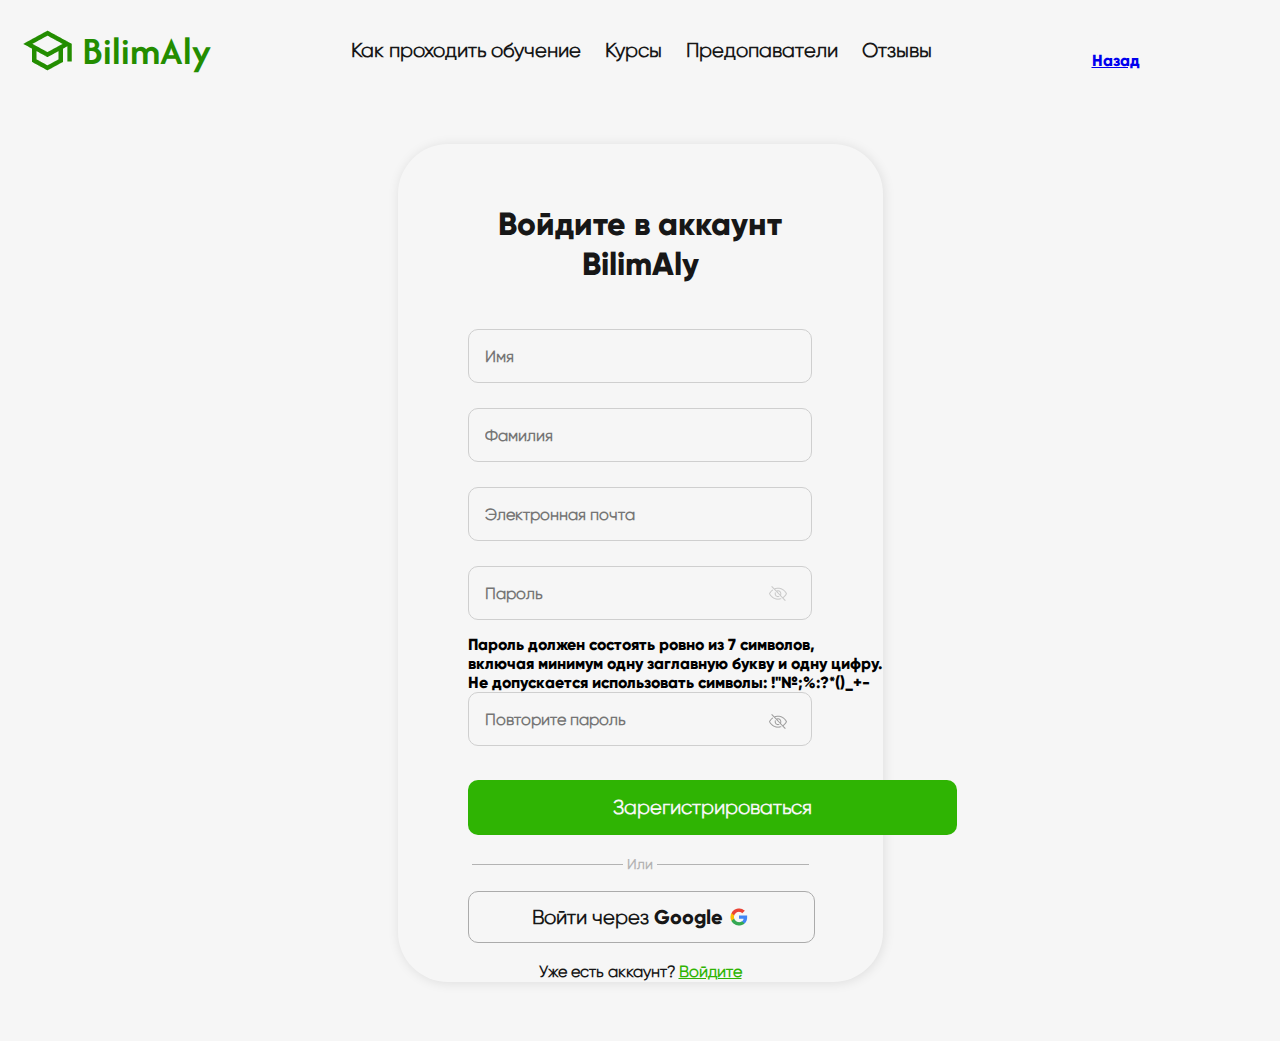
<file: create_account.html>
<!DOCTYPE html>
<html lang="en">
<head>
    <meta charset="UTF-8">
    <meta name="viewport" content="width=device-width, initial-scale=1.0">
    <link rel="icon" type="image" href="img/mdi_education-outline.png">
    <link rel="stylesheet" href="create_account_style.css">


    <link href="https://fonts.googleapis.com/css2?family=Afacad+Flux:wght@100..1000&display=swap" rel="stylesheet">

    <link rel="stylesheet" href="https://cdnjs.cloudflare.com/ajax/libs/font-awesome/6.7.2/css/all.min.css"
        integrity="sha512-Evv84Mr4kqVGRNSgIGL/F/aIDqQb7xQ2vcrdIwxfjThSH8CSR7PBEakCr51Ck+w+/U6swU2Im1vVX0SVk9ABhg=="
        crossorigin="anonymous" referrerpolicy="no-referrer" />
    <title>BilimAly</title>
</head>
<body>
    <header>
        <div class="logo">
            <img src="img/mdi_education-outline.png" alt="#">
            <h1>BilimAly</h1>
        </div>

        <div class="menu">
            <a href="index.html#pro">Как проходить обучение</a>
            <a href="index.html#course">Курсы</a>
            <a href="index.html#teachers">Предопаватели</a>
            <a href="index.html#comments" class="last_link">Отзывы</a>
        </div>


        <div class="btn_back">
            <a href="login.html" class="btn_back_main">
                <img src="img/to_back.png" alt="">
                <p>Назад</p>
                
            </a>
        </div>

        <!-- <div id="menu-bar" class="fa-solid fa-bars"></div> -->
    </header>

    <div class="container">
        <div class="for_login">
            <div class="content">
                <div class="title">
                    <h1>Войдите в аккаунт  <br>
                        BilimAly
                    </h1>
                </div>
                <div class="input">
                    <div class="input_name">
                        <input type="text" placeholder="Имя">
                    </div>
                    <div class="input_surname">
                        <input type="text" placeholder="Фамилия">
                    </div>
                    <div class="input_email">
                        <input type="email" placeholder="Электронная почта">
                    </div>
                    <div class="input_password">
                        <input type="password" placeholder="Пароль"  id="passwordInput">
                        <span class="toggle-password" onclick="togglePassword()">
                            <img src="img/eye-off-icon.png" id="eyeIcon" alt="Show/Hide">
                        </span>
                    </div>

                    <div class="when_error" id="when_error">
                        <p>Пароль должен состоять ровно из 7 символов,<br> 
                            включая минимум одну заглавную букву и одну цифру.<br>
                            Не допускается использовать символы: !"№;%:?*()_+-</p>
                    </div>

                    <div class="input_repeat_password" id="input_repeat_password">
                        <input type="password" placeholder="Повторите пароль"  id="passwordInputRepeat">
                        <span class="toggle-password-for_repeat" onclick="togglePasswordRepeat()">
                            <img src="img/eye-off-icon.png" id="eyeIconRepeat" alt="Show/Hide">
                        </span>
                    </div>

                    <div class="inter">
                        <a class="inter_btn" href="#">Зарегистрироваться</a>
                    </div>

                    <div class="divider">
                        <span>Или</span>
                      </div>            
                </div>

                <div class="another_login">
                    <a href="#">Войти через <b class="google">Google</b> </a>
                    <img src="img/google.png" alt="">

                </div>

                <div class="create_account">
                    <a href="login.html">Уже есть аккаунт?  <span>Войдите</span></a>
                </div>

            </div>
            
        </div>
    </div>
    <script src="create_account_script.js"></script>
</body>
</html>
</file>
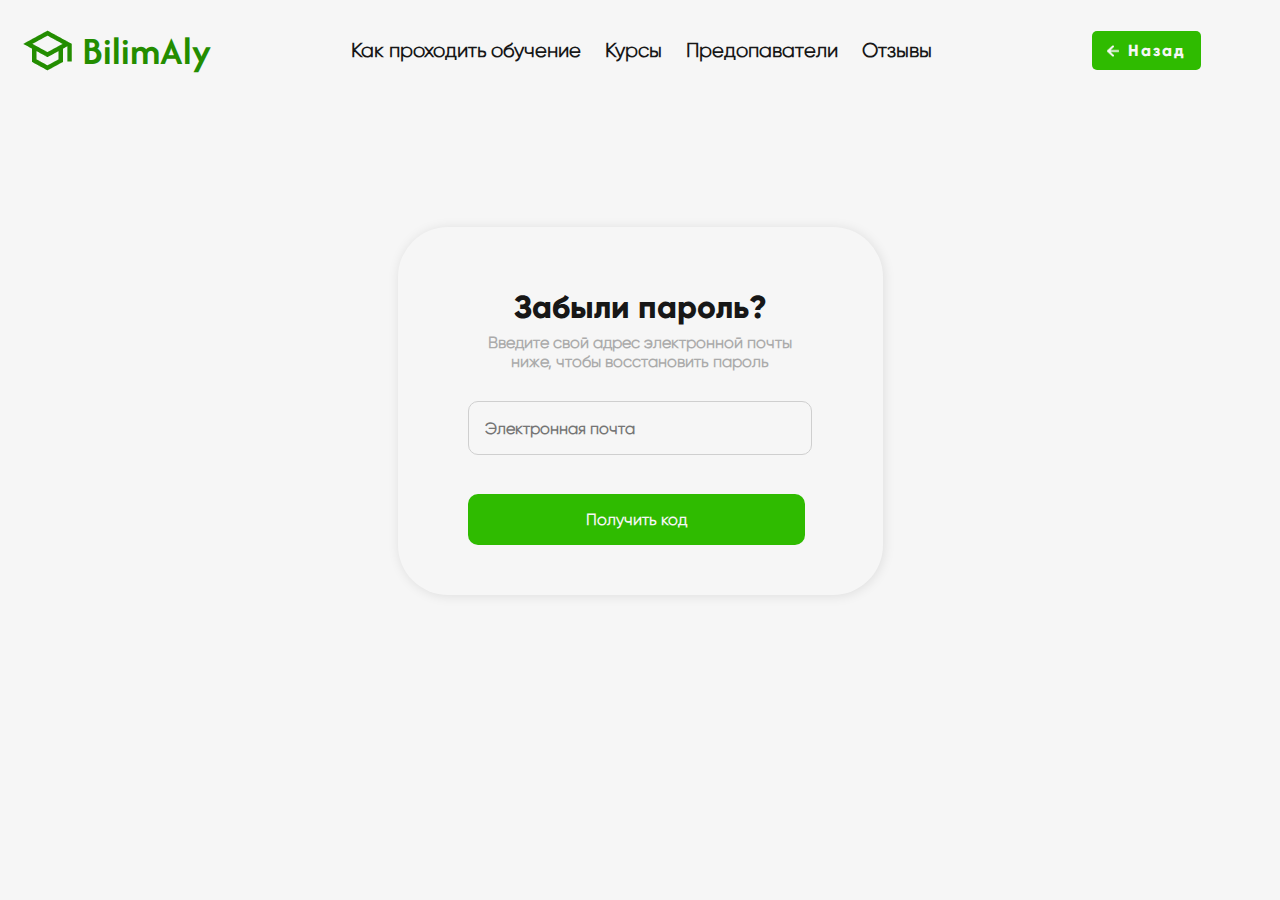
<file: forget_pass.html>
<!DOCTYPE html>
<html lang="en">
<head>
    <meta charset="UTF-8">
    <meta name="viewport" content="width=device-width, initial-scale=1.0">
    <link rel="icon" type="image" href="img/mdi_education-outline.png">
    <link rel="stylesheet" href="forget_pass_style.css">



    <link href="https://fonts.googleapis.com/css2?family=Afacad+Flux:wght@100..1000&display=swap" rel="stylesheet">

    <link rel="stylesheet" href="https://cdnjs.cloudflare.com/ajax/libs/font-awesome/6.7.2/css/all.min.css"
        integrity="sha512-Evv84Mr4kqVGRNSgIGL/F/aIDqQb7xQ2vcrdIwxfjThSH8CSR7PBEakCr51Ck+w+/U6swU2Im1vVX0SVk9ABhg=="
        crossorigin="anonymous" referrerpolicy="no-referrer" />
    <title>BilimAly</title>
</head>
<body>
    <header>
        <div class="logo">
            <img src="img/mdi_education-outline.png" alt="#">
            <h1>BilimAly</h1>
        </div>

        <div class="menu">
            <a href="index.html#pro">Как проходить обучение</a>
            <a href="index.html#course">Курсы</a>
            <a href="index.html#teachers">Предопаватели</a>
            <a href="index.html#comments" class="last_link">Отзывы</a>
        </div>


        <div class="btn_back">
            <a href="login.html" class="btn_back_main">
                <img src="img/to_back.png" alt="">
                <p>Назад</p>
                
            </a>
        </div>
    </header>

    <div class="container">
        <div class="content">
            <div class="title">
                <h1>Забыли пароль?</h1>
            </div>
            <div class="subtitle">
                <p>Введите свой адрес электронной почты 
                нижe, чтобы восстановить пароль</p>
            </div>
            <div class="input_email">
                <input type="email" placeholder="Электронная почта">
            </div>
            <div class="btn_take_code">
                <a href="#">Получить код</a>
            </div>
        </div>
    </div>
</body>
</html>
</file>
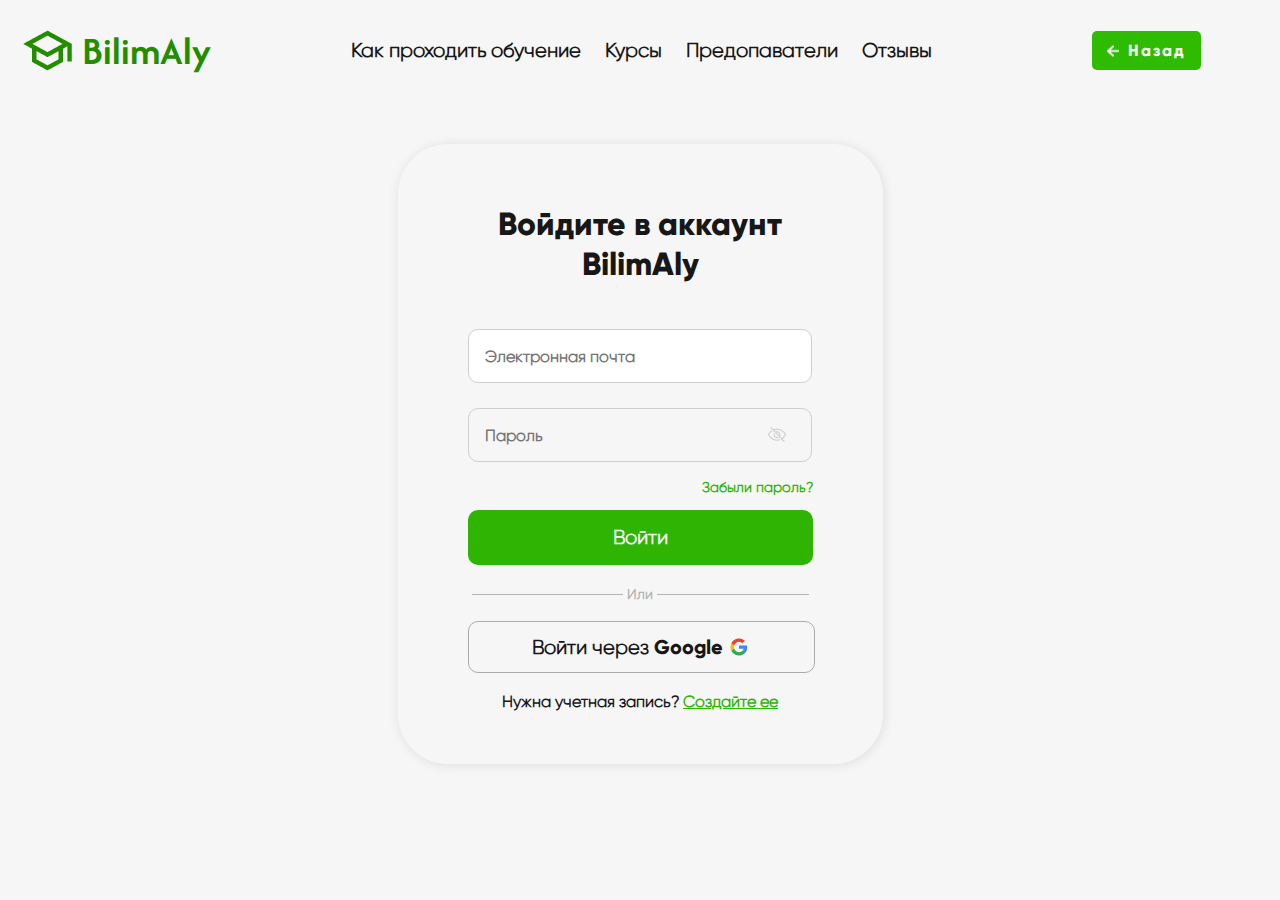
<file: login.html>
<!DOCTYPE html>
<html lang="en">
<head>
    <meta charset="UTF-8">
    <meta name="viewport" content="width=device-width, initial-scale=1.0">
    <link rel="icon" type="image" href="img/mdi_education-outline.png">
    <link rel="stylesheet" href="login_style.css">



    <link href="https://fonts.googleapis.com/css2?family=Afacad+Flux:wght@100..1000&display=swap" rel="stylesheet">

    <link rel="stylesheet" href="https://cdnjs.cloudflare.com/ajax/libs/font-awesome/6.7.2/css/all.min.css"
        integrity="sha512-Evv84Mr4kqVGRNSgIGL/F/aIDqQb7xQ2vcrdIwxfjThSH8CSR7PBEakCr51Ck+w+/U6swU2Im1vVX0SVk9ABhg=="
        crossorigin="anonymous" referrerpolicy="no-referrer" />
    <title>BilimAly</title>
</head>
<body>
    <header>
        <div class="logo">
            <img src="img/mdi_education-outline.png" alt="#">
            <h1>BilimAly</h1>
        </div>

        <div class="menu">
            <a href="index.html#pro">Как проходить обучение</a>
            <a href="index.html#course">Курсы</a>
            <a href="index.html#teachers">Предопаватели</a>
            <a href="index.html#comments" class="last_link">Отзывы</a>
        </div>


        <div class="btn_entrance">
            <a href="index.html" class="btn_entrance_main">
                <img src="img/to_back.png" alt="">
                <p>Назад</p>
                
            </a>
        </div>

        <!-- <div id="menu-bar" class="fa-solid fa-bars"></div> -->
    </header>

    <div class="container">
        <div class="for_login">
            <div class="content">
                <div class="title">
                    <h1>Войдите в аккаунт  <br>
                        BilimAly
                    </h1>
                </div>
                <div class="input">
                    <div class="input_email">
                        <input type="email" placeholder="Электронная почта">
                    </div>
                    <div class="input_password">
                        <input type="password" placeholder="Пароль"  id="passwordInput">
                        <span class="toggle-password" onclick="togglePassword()">
                            <img src="img/eye-off-icon.png" id="eyeIcon" alt="Show/Hide">
                        </span>
                    </div>
                    <div class="forget_password">
                        <a href="#">Забыли пароль?</a>
                    </div>

                    <div class="inter">
                        <a class="inter_btn" href="#">Войти</a>
                    </div>

                    <div class="divider">
                        <span>Или</span>
                      </div>
                </div>

                <div class="another_login">
                    <a href="#">Войти через <b class="google">Google</b> </a>
                    <img src="img/google.png" alt="">

                </div>

                <div class="create_account">
                    <a href="#">Нужна учетная запись? <span>Создайте ее</span></a>
                </div>

            </div>
            
        </div>
    </div>
    <script src="login_script.js"></script>
</body>
</html>
</file>
<file: create_account_style.css>
@font-face {
    font-family: 'Gilroy ExtraBold';
    src: url('fonts/Gilroy/Gilroy-ExtraBold.otf') format('opentype');
    font-style: normal;
}

@font-face {
    font-family: 'Gilroy Light';
    src: url('fonts/Gilroy/Gilroy-Light.otf') format('opentype');
    font-style: normal;
}

* {
    font-family: 'Gilroy ExtraBold', sans-serif;
    font-weight: 600;
    margin: 0;

}

::selection {
    background-color: #2FBB00;
    color: #F6F6F6;
}

html {
    scroll-behavior: smooth;
    margin: 0;
}




body {
    background-color: #F6F6F6;
    margin: 0
}

header {
    width: 1239px;
    padding-top: 24px;
    display: flex;
    margin: 0 auto;
    align-items: center;

}

.logo {
    margin: 0;
    display: flex;
    align-items: center;
}

.logo img {
    width: 53px;
    height: 53px;
}

.logo h1 {
    color: #238D00;
    font-family: "Afacad Flux", sans-serif;
    padding-right: 140px;
    font-optical-sizing: auto;
    font-weight: 600;
    font-style: normal;
    font-variation-settings: "slnt" 0;
    font-size: 40px;
    padding-left: 8px;
}

.menu {
    padding-right: 140px;

}

.menu a {
    text-decoration: none;
    font-weight: 600;
    font-size: 20px;
    color: #171717;
    padding-right: 20px;
    font-family: 'Gilroy Light';
}

#menu-bar {
    font-size: calc(20px + (30-20)*((100vw-300px)/(1600-300)));
    ;
    cursor: pointer;
    color: #222;
    border: .1rem solid #222;
    padding: 10px 13px;
    border-radius: 0.3rem;
    display: none;
}


.btn_entrance p {
    font-weight: 400;
    letter-spacing: 2px;
}

.btn_entrance_main {

    padding-left: 100PX;
    background-color: #2FBB00;
    padding: 10px 15px;
    border-radius: 5px;

    display: flex;
    text-decoration: none;
    font-family: 'Gilroy', sans-serif;
    font-weight: 700;
    color: #F6F6F6;

}

.btn_entrance a{
    align-items: center;
}

.btn_entrance a img {
    width: 12px;
    height: 12px;
    padding-right: 9px;

}

.container{
    width: 485px;
    height: 838px;
    background-color: #F6F6F6;
    box-shadow: 1px 1px 11.8px 0px #0000001A;
    border-radius: 50px;
    margin: 0 auto;
    margin-top: 67px;
    
}

.content{
    padding: 60px 70px;
}

.title h1{
    font-size: 32px;
    font-weight:100;
    color: #171717;
    font-family: 'Gilroy ExtraBold', sans-serif;
    text-align: center;
    padding-bottom: 45px;
}

.input{
    padding-bottom: 19px;
}

.input,.input_name,.input_password{
    width: 485px;
}

.input_name input, .input_surname input, .input_email input{
    width: 324px;
    height: 50px;
    border-radius: 10px;
    border: 1px solid #ABABAB;
    padding-left: 16px;
    font-size: 16px;
    font-weight: 600;
    font-family: 'Gilroy Light', sans-serif;
    color: #171717;
    margin-bottom: 25px;
    border-color: #CFCFCF;
    background-color: #F6F6F6;
}   

.input_name input:focus, .input_surname input:focus, .input_email input:focus {
    border-color: #2FBB00; /* Жасыл түс */
    outline: none;         /* Көк контурды алып тастау үшін */
}

.input_password input, .input_repeat_password input{
    width: 324px;
    height: 50px;
    border-radius: 10px;
    border: 1px solid#ABABAB;
    padding-left: 16px;
    font-size: 16px;
    font-weight: 600;
    font-family: 'Gilroy Light', sans-serif;
    color: #171717;
    margin-bottom: 15px;
    background: transparent;
    border-color: #CFCFCF;
    background-color: #F6F6F6;
}

.input_repeat_password{
    margin-bottom: 35px;
}

.input_password input:focus, .input_repeat_password input:focus {
    border-color: #2FBB00; /* Жасыл түс */
    outline: none;         /* Көк контурды алып тастау үшін */
}

.input_password{
    position: relative;
}

.toggle-password {
    position: relative;
    cursor: pointer;
    
    top: 5px;
    left: -48px;

}
.toggle-password-for_repeat {
    position: relative;
    cursor: pointer;
    
    top: 7px;
    left: -48px;
}

.toggle-password img {
     
    
    width: 20px;
    height: 21px;
    opacity: 0.5;
}



.inter{
    width: 345px;
   margin-bottom: 37px;
  }

 

  .inter a{

    text-decoration: none;
    font-size: 20px;
    font-weight: 600;
    font-family: 'Gilroy Light', sans-serif;
    color: #F6F6F6;
    background-color: #2FB403;
    padding: 16px 145px;
    border-radius: 10px;
    
   
  } 


.divider {
    display: flex;
    align-items: center;
    width: 345px;
    color: #b3b3b3;
    margin-top: 19px; 
  }
  
  .divider::before,
  .divider::after {
    content: "";
    flex: 1;
    border-bottom: 1px solid #b3b3b3;
    margin: 0 4px;
  }
  
  .divider span {
    /* width: 139px; */
    font-size: 14px; /* қалауыңызша */
    color: #b3b3b3;
    font-family: 'Gilroy Light', sans-serif;
  }

  .another_login{
    display: flex;
    align-items: center;
    justify-content: center;
    width: 345px;
    height: 50px;
    border-radius: 10px;
    border: 1px solid #ABABAB;
    margin-bottom: 19px;
    
  }

  .another_login a{
    text-decoration: none;
    font-size: 20px;
    font-family: 'Gilroy Light', sans-serif;
    color: #171717;
  }

  .google{
    font-weight: 400;
    font-size: 20px;
    padding-right: 4px;
  }

  .create_account{
    width: 345px;
    
    text-align: center;
  }

  .create_account a{
    text-decoration: none;
    font-size: 16px;
    font-weight: 600;
    font-family: 'Gilroy Light', sans-serif;
    color: #171717;
  }

  .create_account a span{
    font-weight: 600;
    font-size: 16px;
    font-family: 'Gilroy Light', sans-serif;
    color: #2FB403;
    text-decoration: underline;
  }
</file>
<file: forget_pass_style.css>
@font-face {
    font-family: 'Gilroy ExtraBold';
    src: url('fonts/Gilroy/Gilroy-ExtraBold.otf') format('opentype');
    font-style: normal;
}

@font-face {
    font-family: 'Gilroy Light';
    src: url('fonts/Gilroy/Gilroy-Light.otf') format('opentype');
    font-style: normal;
}

* {
    font-family: 'Gilroy ExtraBold', sans-serif;
    font-weight: 600;
    margin: 0;

}

::selection {
    background-color: #2FBB00;
    color: #F6F6F6;
}

html {
    scroll-behavior: smooth;
    margin: 0;
}



body {
    background-color: #F6F6F6;
    margin: 0
}

header {
    width: 1239px;
    padding-top: 24px;
    display: flex;
    margin: 0 auto;
    align-items: center;
    padding-bottom: 150px;
}

.logo {
    margin: 0;
    display: flex;
    align-items: center;
}

.logo img {
    width: 53px;
    height: 53px;
}

.logo h1 {
    color: #238D00;
    font-family: "Afacad Flux", sans-serif;
    padding-right: 140px;
    font-optical-sizing: auto;
    font-weight: 600;
    font-style: normal;
    font-variation-settings: "slnt" 0;
    font-size: 40px;
    padding-left: 8px;
}

.menu {
    padding-right: 140px;

}

.menu a {
    text-decoration: none;
    font-weight: 600;
    font-size: 20px;
    color: #171717;
    padding-right: 20px;
    font-family: 'Gilroy Light';
}

#menu-bar {
    font-size: calc(20px + (30-20)*((100vw-300px)/(1600-300)));
    ;
    cursor: pointer;
    color: #222;
    border: .1rem solid #222;
    padding: 10px 13px;
    border-radius: 0.3rem;
    display: none;
}


.btn_back p {
    font-weight: 400;
    letter-spacing: 2px;
}

.btn_back_main {

    padding-left: 100PX;
    background-color: #2FBB00;
    padding: 10px 15px;
    border-radius: 5px;

    display: flex;
    text-decoration: none;
    font-family: 'Gilroy', sans-serif;
    font-weight: 700;
    color: #F6F6F6;

}

.btn_back a{
    align-items: center;
}

.btn_back a img {
    width: 12px;
    height: 12px;
    padding-right: 9px;

}

.container{
    width: 485px;
    height: 368px;
    background-color: #F6F6F6;
    box-shadow: 1px 1px 11.8px 0px #0000001A;
    border-radius: 50px;
    margin: 0 auto;
}

.content{
    padding: 60px 70px;
}

.title{
    text-align: center;
    padding-bottom: 6px;
}

.title h1{
    font-size: 32px;
    font-weight: 400;
    color: #171717;
}   

.subtitle{
    text-align: center;
    padding-bottom: 30px;
}

.subtitle p{
    font-family: 'Gilroy Light';
    font-size: 16px;
    font-weight: 600;
color: #ABABAB;
}




.input,.input_email,.input_password{
    width: 485px;
}

.input_email input{
    width: 324px;
    height: 50px;
    border-radius: 10px;
    border: 1px solid #ABABAB;
    padding-left: 16px;
    font-size: 16px;
    font-weight: 600;
    font-family: 'Gilroy Light', sans-serif;
    color: #171717;
    margin-bottom: 25px;
    border-color: #CFCFCF;
    background: transparent;

}   

.input_email input:focus {
    border-color: #2FBB00; /* Жасыл түс */
    outline: none;         /* Көк контурды алып тастау үшін */
}

.btn_take_code{
    padding-top: 30px;
    padding-bottom: 18px;
    
}


.btn_take_code a{
    padding: 16px 118px;
    background: #2FBB00;
    border-radius: 10px;
    color: #F6F6F6;
    font-family: 'Gilroy Light', sans-serif;
    font-size: 16px;
    font-weight: 600;
    text-decoration: none;
    text-align: center;
}
</file>
<file: login_style.css>
@font-face {
    font-family: 'Gilroy ExtraBold';
    src: url('fonts/Gilroy/Gilroy-ExtraBold.otf') format('opentype');
    font-style: normal;
}

@font-face {
    font-family: 'Gilroy Light';
    src: url('fonts/Gilroy/Gilroy-Light.otf') format('opentype');
    font-style: normal;
}

* {
    font-family: 'Gilroy ExtraBold', sans-serif;
    font-weight: 600;
    margin: 0;

}

::selection {
    background-color: #2FBB00;
    color: #F6F6F6;
}

html {
    scroll-behavior: smooth;
    margin: 0;
}




body {
    background-color: #F6F6F6;
    margin: 0
}

header {
    width: 1239px;
    padding-top: 24px;
    display: flex;
    margin: 0 auto;
    align-items: center;

}

.logo {
    margin: 0;
    display: flex;
    align-items: center;
}

.logo img {
    width: 53px;
    height: 53px;
}

.logo h1 {
    color: #238D00;
    font-family: "Afacad Flux", sans-serif;
    padding-right: 140px;
    font-optical-sizing: auto;
    font-weight: 600;
    font-style: normal;
    font-variation-settings: "slnt" 0;
    font-size: 40px;
    padding-left: 8px;
}

.menu {
    padding-right: 140px;

}

.menu a {
    text-decoration: none;
    font-weight: 600;
    font-size: 20px;
    color: #171717;
    padding-right: 20px;
    font-family: 'Gilroy Light';
}

#menu-bar {
    font-size: calc(20px + (30-20)*((100vw-300px)/(1600-300)));
    ;
    cursor: pointer;
    color: #222;
    border: .1rem solid #222;
    padding: 10px 13px;
    border-radius: 0.3rem;
    display: none;
}


.btn_entrance p {
    font-weight: 400;
    letter-spacing: 2px;
}

.btn_entrance_main {

    padding-left: 100PX;
    background-color: #2FBB00;
    padding: 10px 15px;
    border-radius: 5px;

    display: flex;
    text-decoration: none;
    font-family: 'Gilroy', sans-serif;
    font-weight: 700;
    color: #F6F6F6;

}

.btn_entrance a{
    align-items: center;
}

.btn_entrance a img {
    width: 12px;
    height: 12px;
    padding-right: 9px;

}

.container{
    width: 485px;
    height: 620px;
    background-color: #F6F6F6;
    box-shadow: 1px 1px 11.8px 0px #0000001A;
    border-radius: 50px;
    margin: 0 auto;
    margin-top: 67px;
    
}

.content{
    padding: 60px 70px;
}

.title h1{
    font-size: 32px;
    font-weight:100;
    color: #171717;
    font-family: 'Gilroy ExtraBold', sans-serif;
    text-align: center;
    padding-bottom: 45px;
}

.input{
    padding-bottom: 19px;
}

.input,.input_email,.input_password{
    width: 485px;
}

.input_email input{
    width: 324px;
    height: 50px;
    border-radius: 10px;
    border: 1px solid #ABABAB;
    padding-left: 16px;
    font-size: 16px;
    font-weight: 600;
    font-family: 'Gilroy Light', sans-serif;
    color: #171717;
    margin-bottom: 25px;
    border-color: #CFCFCF;
}   

.input_email input:focus {
    border-color: #2FBB00; /* Жасыл түс */
    outline: none;         /* Көк контурды алып тастау үшін */
}

.input_password input{
    width: 324px;
    height: 50px;
    border-radius: 10px;
    border: 1px solid#ABABAB;
    padding-left: 16px;
    font-size: 16px;
    font-weight: 600;
    font-family: 'Gilroy Light', sans-serif;
    color: #171717;
    margin-bottom: 15px;
    background: transparent;
    border-color: #CFCFCF;
}
.input_password input:focus {
    border-color: #2FBB00; /* Жасыл түс */
    outline: none;         /* Көк контурды алып тастау үшін */
}

.input_password{
    position: relative;
}

.toggle-password {
    position: absolute;
    cursor: pointer;
    
    top: 16px;
    left: 299px;
}

.toggle-password img {
     
    
    width: 20px;
    height: 21px;
    opacity: 0.5;
}

.forget_password{
    
    text-align: right;
    width: 345px;
    padding-bottom: 30px;
   
}

.forget_password a{
    text-decoration: none;
    font-size: 14px;
    font-weight: 600;
    font-family: 'Gilroy Light', sans-serif;
    color: #2FB403;
    
    
    width: 345px;
}

.inter{
    width: 345px;
   margin-bottom: 37px;
  }

  .inter_btn{
    
  }

  .inter a{

    text-decoration: none;
    font-size: 20px;
    font-weight: 600;
    font-family: 'Gilroy Light', sans-serif;
    color: #F6F6F6;
    background-color: #2FB403;
    padding: 16px 145px;
    border-radius: 10px;
    
   
  } 


.divider {
    display: flex;
    align-items: center;
    width: 345px;
    color: #b3b3b3;
    margin-top: 19px; 
  }
  
  .divider::before,
  .divider::after {
    content: "";
    flex: 1;
    border-bottom: 1px solid #b3b3b3;
    margin: 0 4px;
  }
  
  .divider span {
    /* width: 139px; */
    font-size: 14px; /* қалауыңызша */
    color: #b3b3b3;
    font-family: 'Gilroy Light', sans-serif;
  }

  .another_login{
    display: flex;
    align-items: center;
    justify-content: center;
    width: 345px;
    height: 50px;
    border-radius: 10px;
    border: 1px solid #ABABAB;
    margin-bottom: 19px;
    
  }

  .another_login a{
    text-decoration: none;
    font-size: 20px;
    font-family: 'Gilroy Light', sans-serif;
    color: #171717;
  }

  .google{
    font-weight: 400;
    font-size: 20px;
    padding-right: 4px;
  }

  .create_account{
    width: 345px;
    
    text-align: center;
  }

  .create_account a{
    text-decoration: none;
    font-size: 16px;
    font-weight: 600;
    font-family: 'Gilroy Light', sans-serif;
    color: #171717;
  }

  .create_account a span{
    font-weight: 600;
    font-size: 16px;
    font-family: 'Gilroy Light', sans-serif;
    color: #2FB403;
    text-decoration: underline;
  }
</file>
